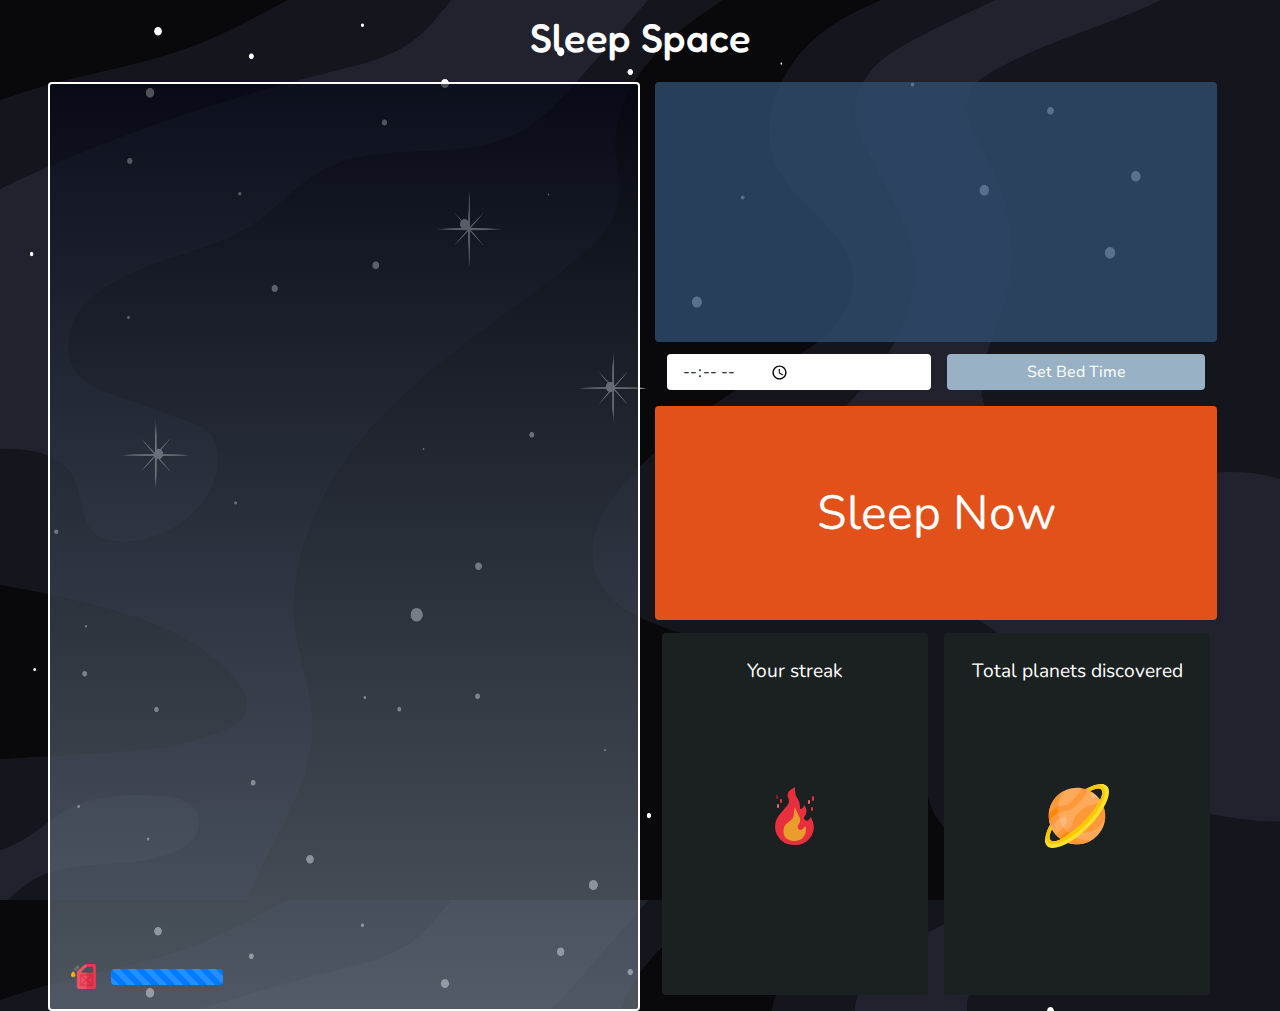
<file: index.html>
<!DOCTYPE html>
<html lang="en">
<head>
    <title>Sleep Space</title>
    <link rel="stylesheet" href="https://maxcdn.bootstrapcdn.com/bootstrap/4.0.0/css/bootstrap.min.css" integrity="sha384-Gn5384xqQ1aoWXA+058RXPxPg6fy4IWvTNh0E263XmFcJlSAwiGgFAW/dAiS6JXm" crossorigin="anonymous">
    <link rel="stylesheet" href="styles.css">
    <link rel="preconnect" href="https://fonts.gstatic.com">
    <link href="https://fonts.googleapis.com/css2?family=Nunito:wght@600&display=swap" rel="stylesheet">
    <link rel="shortcut icon" type="image/png" href="./graphics/assets/favicon.ico"/>
    <link rel="preconnect" href="https://fonts.gstatic.com">
    <link href="https://fonts.googleapis.com/css2?family=Fredoka+One&display=swap" rel="stylesheet">
    <!-- <script src="https://cdnjs.cloudflare.com/ajax/libs/p5.js/0.9.0/p5.min.js"></script>
    <script src="https://cdnjs.cloudflare.com/ajax/libs/p5.js/0.9.0/addons/p5.dom.min.js"></script> -->
    <!-- <script src="../p5.js"></script>
    <script src="../p5.dom.min.js"></script>
    <script src="../p5.sound.min.js"></script> -->

    <!-- <script src="graphics/Planet.js"></script>
    <script src="graphics/Rocket.js"></script> -->
    <!-- <script src="graphics-sketch.js"></script> -->


</head>
<body style="background-image: url(graphics/assets/AdobeStock_290106274.jpeg); background-size: 100% 100%;">
    
    <div class="alert alert-warning alert-dismissible fade show m-auto mt-2" style="z-index: 5;" role="alert">
        <strong>Holy guacamole!</strong> You should check in on some of those fields below.
        <button type="button" class="close" data-dismiss="alert" aria-label="Close">
          <span aria-hidden="true">&times;</span>
        </button>
    </div>
    <h1 class="mainTitle">Sleep Space</h1>
    <div class="row mainDiv mt-5 ml-5 mr-5 mb-0" id="mainDiv">

        <div class="d-inline-flex col-6 rocket" id="canvas-container">
            <canvas id="myCanvas" width="900" height="900"></canvas>

            <div id="fuelContainer" class="d-flex align-items-center">
                <img id="fuelIcon" src="./graphics/assets/fuel-station.png" alt="">
                <div class="col text-center">
                    <div class="progress">
                        <div class="progress-bar progress-bar-striped progress-bar-animated" role="progressbar" aria-valuenow="100" aria-valuemin="0" aria-valuemax="100" style="width: 100%"></div>
                    </div>
                </div>
            </div>
            
        </div>
        <div class="col-6 flex-col justify-content-between align-items-end">
            <div class="rowElement date">
                <div class="dateTime"></div>
                <div class="timeUntil"></div>
            </div>
    
            <div class="row m-1">
                <input type="time" class="d-inline-flex m-2 col time" id="submitPreferredSleepTimeInput">
                <div data-toggle="popover" title="Your preferred time has been set!" class="btn d-block setTime m-2 col" id="submitPreferredSleepTimeButton">Set Bed Time</div>
            </div>
            <div class="btn" id="checkoutButton" class="checkoutButton">
                <div id="checkoutText">
                    Sleep Now
                </div>
            </div>
            <div class="row streakPlanet align-items-stretch">
                <div class="d-flex streak flex-column ml-auto mr-2">
                    <div class="planetTextBefore">Your streak</div>
                    <div class="holder">
                        <svg class="d-flex m-auto" height="64" viewBox="0 0 512 512" width="64" xmlns="http://www.w3.org/2000/svg"><g id="flat"><path d="m276 116a107.37 107.37 0 0 1 20 62.409v21.591a30.739 30.739 0 0 0 29.821-23.283l2.179-8.717 5.912 7.095a63 63 0 0 1 -.564 81.333 22.147 22.147 0 0 0 1.152 30.072 22.147 22.147 0 0 0 32.955-1.826l16.545-20.674 16 40a139.835 139.835 0 0 1 -35.059 139.059l-2.018 2.018a146.549 146.549 0 0 1 -103.623 42.923h-16.325a146.549 146.549 0 0 1 -125.665-71.15 146.551 146.551 0 0 1 12.681-168.734l64.764-78.4a53.884 53.884 0 0 0 7.7-56.2 53.883 53.883 0 0 1 19.345-66.716l34.2-22.8v29.591a107.37 107.37 0 0 0 20 62.409z" fill="#e82f3e"/><path d="m315.077 433.411.071-.071a99.417 99.417 0 0 0 25.025-97.34l-23.273 23.274a23.652 23.652 0 0 1 -33.451 0 23.653 23.653 0 0 1 -1.449-31.868 62.507 62.507 0 0 0 7.889-67.971l-37.716-75.435-5.8 63.8a57.053 57.053 0 0 1 -21.173 39.382l-32.973 26.379a74.736 74.736 0 0 0 -28.049 58.36v9.079a74.74 74.74 0 0 0 26.891 57.415 74.741 74.741 0 0 0 48.584 17.319l23.118-.229a74.734 74.734 0 0 0 52.306-22.094z" fill="#ea9d2d"/><path d="m120 192a8 8 0 0 1 -8-8v-16a8 8 0 0 1 16 0v16a8 8 0 0 1 -8 8z" fill="#ff6268"/><path d="m144 152a8 8 0 0 1 -8-8v-16a8 8 0 0 1 16 0v16a8 8 0 0 1 -8 8z" fill="#e82f3e"/><path d="m112 120a8 8 0 0 1 -8-8v-16a8 8 0 0 1 16 0v16a8 8 0 0 1 -8 8z" fill="#961b20"/><path d="m392 216a8 8 0 0 1 -8-8v-16a8 8 0 0 1 16 0v16a8 8 0 0 1 -8 8z" fill="#e82f3e"/><path d="m368 160a8 8 0 0 1 -8-8v-16a8 8 0 0 1 16 0v16a8 8 0 0 1 -8 8z" fill="#ff6268"/><path d="m400 136a8 8 0 0 1 -8-8v-24a8 8 0 0 1 16 0v24a8 8 0 0 1 -8 8z" fill="#e82f3e"/></g></svg>
                        <div class="m-auto currentStreak" id="currentStreak"></div>
                    </div>   
                </div>
                <div class="d-flex mr-auto ml-2" id="totalPlanets">
                    <div class="planetTextBefore">Total planets discovered</div>
                    <div class="holder">
                        <svg class="d-flex m-auto" id="fi_3336008" enable-background="new 0 0 512 512" height="64" viewBox="0 0 512 512" width="64" xmlns="http://www.w3.org/2000/svg"><g><path d="m58.913 356.514-12.877-30.632h-5.138c-32.634 57.987-47.095 109.585-38.429 143.835l34.894-34.44c-3.654-17.205 3.181-42.952 18.584-73.745z" fill="#ffe02f"></path><path d="m16.667 455.703 20.696-20.426c-3.654-17.205 3.181-42.952 18.584-73.745l2.966-5.018-12.877-30.632h-5.138c-9.46 16.809-17.381 33.075-23.666 48.543-10.867 33.976-11.664 62.399-.565 81.278z" fill="#fbc700"></path><path d="m325.883 40.897v4.843l29.725 12.706 5.925-2.499c33.346-16.68 60.775-23.313 77.846-17.456l35.089-34.633c-34.125-11.385-87.851 2.859-148.585 37.039z" fill="#ffe02f"></path><path d="m361.532 55.947c33.346-16.68 60.775-23.313 77.846-17.456l19.759-19.502c-18.831-13.467-48.811-13.265-85.105-1.598-15.35 6.259-31.484 14.127-48.15 23.506v4.843l29.725 12.706z" fill="#fbc700"></path><path d="m445.803 138.251-105.649-76.714-4.23-17.113c-3.325-1.254-6.672-2.435-10.041-3.527.008-.005.016-.009.024-.014-10.353-3.355-20.673-5.926-30.917-7.773v.017l-38.445 11.297-208.406 151.553-17.99 42.754-.014.008c-1.39 18.625-.423 37.819 3.174 57.279l.015-.006 11.166 3.842 76.234 117.098-3.496 17.612c3.108 2.421 6.262 4.769 9.477 7.014l31.106 1.671 70.862-51.323 109.297-97.973 109.668-150.686z" fill="#ff9838"></path><path d="m33.324 296.012 11.166 3.842 76.234 117.098-3.496 17.612c3.108 2.421 6.262 4.769 9.477 7.014l31.106 1.671 49.899-36.14c-64.059-44.434-106.018-118.488-106.018-202.353 0-17.732 1.892-35.019 5.455-51.688l-59.008 42.911-17.99 42.754-.014.008c-1.39 18.625-.423 37.819 3.174 57.279z" fill="#ff8706"></path><path d="m398.001 386.223 72.3-78.643 9.667-17.617.001.001c5.034-33.061 2.675-68.282-8.862-103.879l-11.71 1.735-99.671 129.456-94.562 83.052z" fill="#ff9838"></path><path d="m266.264 81.356c13.514-13.514 23.367-30.132 28.725-48.229-134.192-24.201-255.246 77.184-264.84 205.604l32.992-32.992c19.469-19.469 45.264-31.249 72.464-33.093 27.2-1.845 52.995-13.625 72.464-33.094z" fill="#ffaa5b"></path><path d="m102.936 179.898c4.696-46.827 22.529-89.774 49.744-125.127-67.983 35.415-116.595 104.505-122.531 183.96l32.992-32.992c11.417-11.417 25.019-20.165 39.795-25.841z" fill="#ff9838"></path><path d="m441.577 126.704c-4.523-6.477-9.428-12.733-14.655-18.758l-8.989-2.283-36.915-34.168-1.727-5.121c-5.72-3.728-11.637-7.214-17.739-10.437-.007.003-.014.006-.02.01-8.336-4.402-16.892-8.236-25.608-11.523l-1.006 6.035c-4.219 25.312-16.241 48.672-34.386 66.817l-63.932 63.933c-21.388 21.388-49.901 34.155-80.101 35.864-30.199 1.71-58.712 14.476-80.101 35.864l-43.074 43.074c1.833 9.91 4.316 19.886 7.56 29.895.004-.009.009-.016.013-.025 2.109 6.507 4.529 12.934 7.241 19.265h4.722l31.292 47.938.128 10.039c9.994 11.642 21.058 22.178 32.947 31.438l79.328-79.328c11.37-11.37 19.54-25.539 23.683-41.076l6.473-24.273c4.144-15.537 12.312-29.706 23.682-41.076l46.482-46.482c11.122-11.122 24.926-19.185 40.077-23.41l90.359-25.197 8.392-2.473 8.591-17.116z" fill="#ffaa5b"></path><path d="m40.898 325.882c2.109 6.507 4.529 12.934 7.241 19.265h4.722l31.292 47.938.128 10.039c9.994 11.642 21.058 22.178 32.947 31.438l56.17-56.17c-38.156-38.324-63.75-89.152-70.129-145.801-9.772 5.476-18.826 12.3-26.871 20.345l-43.074 43.074c1.833 9.91 4.316 19.886 7.56 29.895.004-.007.009-.015.014-.023z" fill="#ff9838"></path><path d="m154.221 333.187c9.813-9.813 16.936-21.986 20.684-35.348 5.537-19.739-12.657-37.934-32.397-32.397-13.362 3.748-25.535 10.871-35.348 20.684l-59.021 59.021c2.374 5.541 4.97 11.009 7.808 16.384-.003.007-.006.013-.01.02 7.947 15.051 17.519 28.96 28.343 41.575z" fill="#ffba7e"></path><path d="m55.937 361.552c7.947 15.051 17.519 28.96 28.343 41.575l59.987-59.987c-13.047-19.153-23.453-40.244-30.715-62.75-2.223 1.795-4.361 3.704-6.392 5.735l-59.021 59.021c2.374 5.541 4.97 11.009 7.808 16.385-.003.008-.006.014-.01.021z" fill="#ffaa5b"></path><path d="m379.291 66.374-9.293 27.969c-4.347 13.082 7.428 25.823 20.812 22.519l36.112-8.916c-13.677-15.766-29.67-29.866-47.631-41.572z" fill="#ffba7e"></path><path d="m409.92 360.012c-16.036 16.036-37.548 25.405-60.211 26.225l-47.969 1.734-18.419 3.227-97.236 72.113v7.798c140.04 45.387 274.094-51.178 293.883-181.145z" fill="#ffaa5b"></path><path d="m347.805 450.866c-39.541 0-76.896-9.34-110.002-25.911l-51.716 38.355v7.798c67.756 21.96 134.11 10.687 186.799-21.519-8.249.836-16.613 1.277-25.081 1.277z" fill="#ff9838"></path><path d="m468.04 2.068-35.306 34.846c6.981 1.027 12.712 3.605 16.974 7.867 32.412 32.412-31.959 149.333-143.777 261.151-111.817 111.817-228.739 176.188-261.151 143.776-5.184-5.184-7.881-12.538-8.315-21.68l-35.377 34.918c2.076 13.196 7.144 24.208 15.447 32.511 49.893 49.893 197.549-16.872 329.799-149.122s199.016-279.908 149.123-329.801c-7.21-7.209-16.466-11.975-27.417-14.466z" fill="#ffe02f"></path><path d="m464.781 23.737c-3.143-3.144-6.73-5.758-10.697-7.895l-21.349 21.072c6.981 1.027 12.712 3.605 16.974 7.867 32.412 32.412-31.959 149.333-143.777 261.151-111.818 111.817-228.74 176.188-261.152 143.776-5.184-5.184-7.881-12.538-8.315-21.68l-22.547 22.254c2.402 5.535 5.639 10.416 9.77 14.547 45.577 45.577 181.265-16.218 303.07-138.023 121.805-121.803 183.6-257.492 138.023-303.069z" fill="#fbc700"></path></g></svg>
                        <div class="m-auto" id="totalPlanetsText"></div>
                    </div>
                </div>
                <!-- <div id="testingButton" class="d-flex" style="background-color: burlywood;">Testing stuff</div> -->
            </div>
            <!-- <div class="currentFuel" id="currentFuel">Current Fuel</div>
            <div class="currentPosition" id="currentPosition">Current Position</div>  
            <div class="currentPlanetA" id="currentPlanetA">Current Planet A</div>
            <div class="currentPlanetB" id="currentPlanetB">Current Planet B</div>   -->
        </div>
    </div>
    <script src="https://code.jquery.com/jquery-3.2.1.slim.min.js" integrity="sha384-KJ3o2DKtIkvYIK3UENzmM7KCkRr/rE9/Qpg6aAZGJwFDMVNA/GpGFF93hXpG5KkN" crossorigin="anonymous"></script>
    <script src="https://cdnjs.cloudflare.com/ajax/libs/popper.js/1.12.9/umd/popper.min.js" integrity="sha384-ApNbgh9B+Y1QKtv3Rn7W3mgPxhU9K/ScQsAP7hUibX39j7fakFPskvXusvfa0b4Q" crossorigin="anonymous"></script>
    <script src="https://maxcdn.bootstrapcdn.com/bootstrap/4.0.0/js/bootstrap.min.js" integrity="sha384-JZR6Spejh4U02d8jOt6vLEHfe/JQGiRRSQQxSfFWpi1MquVdAyjUar5+76PVCmYl" crossorigin="anonymous"></script>    
    <script src="storage.js"></script>
    <script src="controls.js"></script>
    <script src="canvas.js"></script>

</body>

</html>
</file>
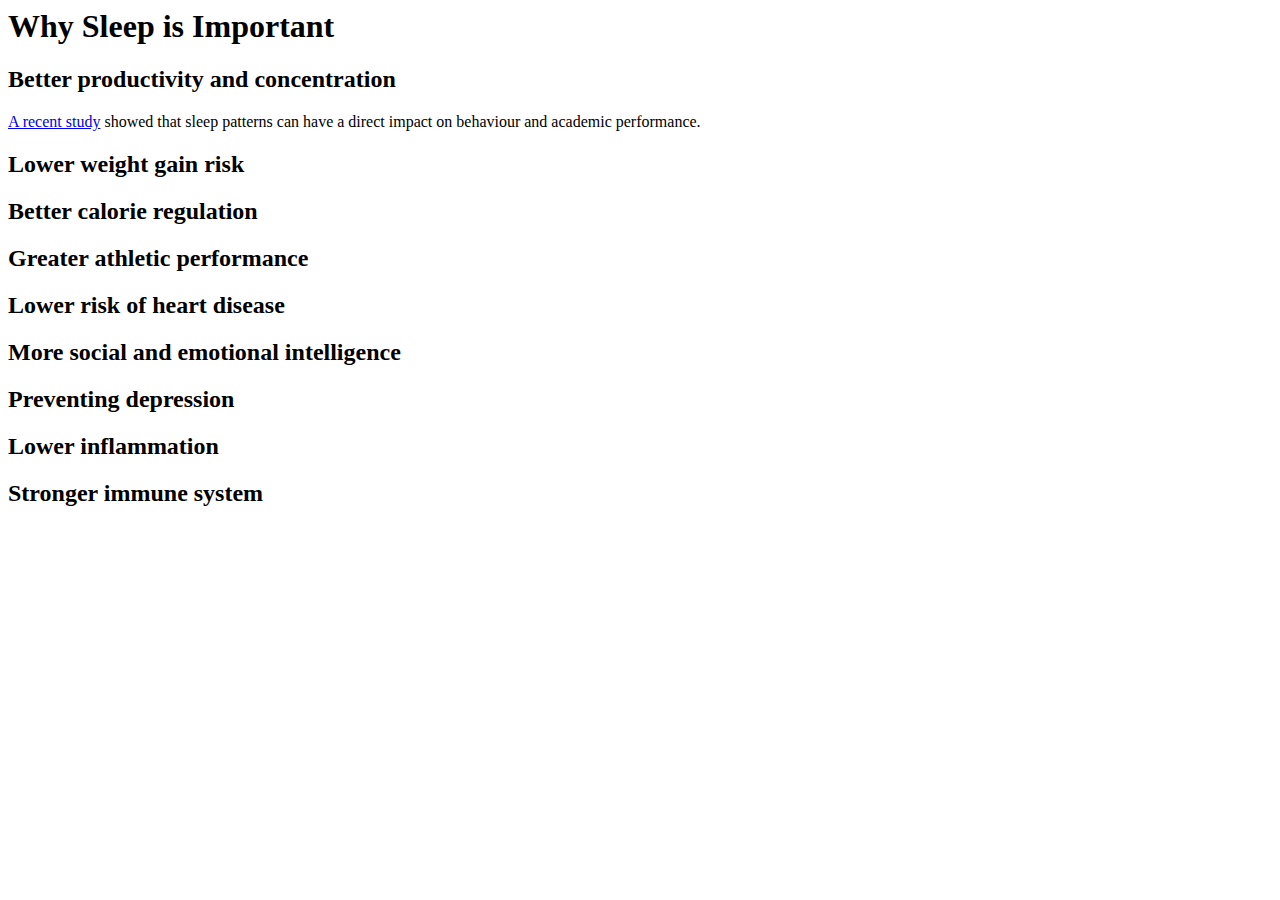
<file: info.html>
<html>
    <div>
        <h1>Why Sleep is Important</h1>
        <h2>Better productivity and concentration</h2>
        <p><a href="https://pubmed.ncbi.nlm.nih.gov/25052368/">A recent study</a>
        showed that sleep patterns can have a direct impact on behaviour
        and academic performance.</p>
        <h2>Lower weight gain risk</h2>
        <h2>Better calorie regulation</h2>
        <h2>Greater athletic performance</h2>
        <h2>Lower risk of heart disease</h2>
        <h2>More social and emotional intelligence</h2>
        <h2>Preventing depression</h2>
        <h2>Lower inflammation</h2>
        <h2>Stronger immune system</h2>
    </div>
</html>
</file>
<file: styles.css>
html, body {
    height: 100%;
    font-family: 'Nunito', sans-serif;
    position: relative;
}

body {
    height: 76%;
}

.rocket {
    /* background-color: burlywood; */
    max-width: 50%;
}
.mainDiv {
    height: 110%;
}

.rowElement {
    height: 33%;
}

#currentStreak {
    text-align: center;
    margin: auto;
    font-size: xx-large;
    color: white;
}

.streak {
    justify-content: center;
    align-items: center;
    display: flex;
    background-color: #1b2021;
    border-radius: 0.25rem;
    width: 45%;
    margin: 5px;
}
.date {
    height: 28%;
    background-color: #2F4E6F;
    justify-content: center;
    align-items: center;
    display: flex;
    flex-direction: column;
    border-radius: 0.25rem;
    opacity: 0.8;
}

.dateTime {
    text-align: center;
    font-size: xx-large;
    color: white;
    flex-direction: column;

}

textarea:focus, input:focus {
    outline: none;
}

.time {
    -moz-border-radius: 0.25rem;
    -webkit-border-radius: 0.25rem;
    border-radius: 0.25rem;
    outline:none;
    border: 0px solid red;
    color: #000000;
}

.setTime {
    border: none!important;
    height: 5%;
}

#submitPreferredSleepTimeInput {
    width: 100%;
}

#submitPreferredSleepTimeInput:hover {
    cursor: pointer;
    
}

#submitPreferredSleepTimeButton {
    background-color: #98B1C4;
    color: white;
    border-color: none;
}

#submitPreferredSleepTimeButton:hover {
    background-color: #7a848d;
}

#submitPreferredSleepTimeButton:active {
    background-color: #3b454d;
}

#checkoutButton {
    height: 23%;
    margin-top: 8px;
    margin-bottom: 8px;
    justify-content: center;
    align-items: center;
    display: flex;
    background-color: #E15119;
    animation: colorChanger 4s linear infinite;
}

#checkoutButton:hover {
    background-color: #a8441d;
}

#checkoutButton:active {
    background-color: #5b2510;
}

#checkoutText {
    text-align: center;
    margin: auto;
    color: white;
    font-size: 3em;
}

.timeUntil {
    /* position: relative;
    bottom: -40%;
    right: 50%; */
    text-align: center;
    color: white;
}

.alert {
    position: absolute;
    left: 33%;
    width: 35%;
    text-align: center;
    top: 14%;
    display: none;
}
.fireNumber {
    padding-left: 0;
}

#canvas-container {
    display: flex;
    flex-direction: column;
    background-image: linear-gradient(rgba(3, 7, 20, 0.7), rgb(104, 116, 130, 0.7));
    /*background: transparent; */
    border: 2px white solid;
    border-radius: 0.25rem;
}

canvas {
    padding-left: 0;
    padding-right: 0;
    margin-left: auto;
    margin-right: auto;
    display: block;
    /* width: 100%; */
    height: 100%;
    top: 50%;
    left: 50%;

}

.mainTitle {
    text-align: center;
    color: white;
    padding-top: 1%;
    height: 5%;
    font-family: 'Fredoka One', cursive;
}

.currentFuel, .currentPosition, .currentPlanetA, .currentPlanetB {
    color: white;
}

#totalPlanets{
    background-color: #1b2021;
    border-radius: 0.25rem;
    display: flex;
    align-items: center;
    width: 45%;
    margin: 5px;
    flex-direction: column;
}

#totalPlanetsText{
    text-align: center;
    margin: auto;
    color: white;
    font-size: xx-large;
}

.streakPlanet{
    flex-direction: row;
    justify-content: center;
    height: 40%;
}

.planetTextBefore {
    color: white;
    margin-top: 24px;
    font-size: 1.2em;
}

.holder{
    display: flex;
    flex-direction: row;
    justify-content: center;
    align-items: center;
    margin: auto;
    position: relative;
    bottom: 24px;

}

#fuelContainer {
    position: relative;
    display: flex;
    top: -20px;
    left: 1%;
    width: 30%;
}

#fuelIcon {
    display: flex;
    width: 15%;
}

.separator {
    animation: blinker 2s linear infinite;
}

@keyframes blinker {  
    50% { opacity: 0; }
}

@keyframes colorChanger {  
    50% { background-color: #903749; }
}
</file>
